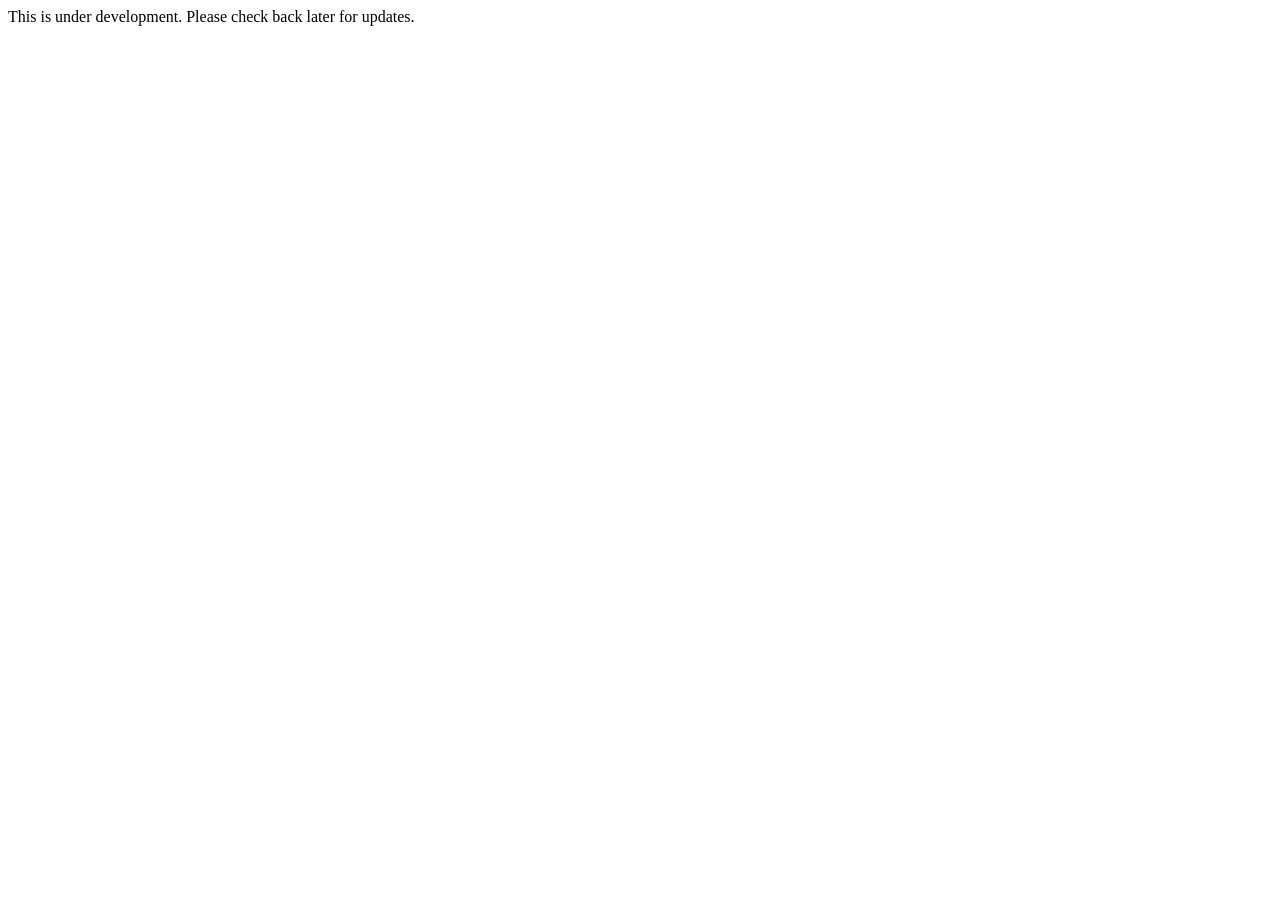
<file: index.html>
<!-- <!DOCTYPE html>
<html>

<head>
    <link rel="stylesheet" href="https://holidayseva.com/UI/Foundation/colors.css">
    <link rel="stylesheet" href="https://holidayseva.com/UI/Forms/calendar/calendar.css">
    <meta name="viewport" content="width=device-width, initial-scale=1.0">
</head>

<body>

    <div id="hs_calendar"></div>

    <script src="https://holidayseva.com/UI/Forms/calendar/public_holiday.js"></script>
    <script src="https://holidayseva.com/UI/Forms/calendar/calendar.js"></script>
    <script>
        const cal = new HolidaysevaCalendar('#hs_calendar', {
            minDate: new Date(),
            onChange: ({ start, end }) => {
                console.log('Check-in:', start);
                console.log('Check-out:', end);
            }
        });
    </script>

</body>

</html> -->
This is under development. Please check back later for updates.
</file>
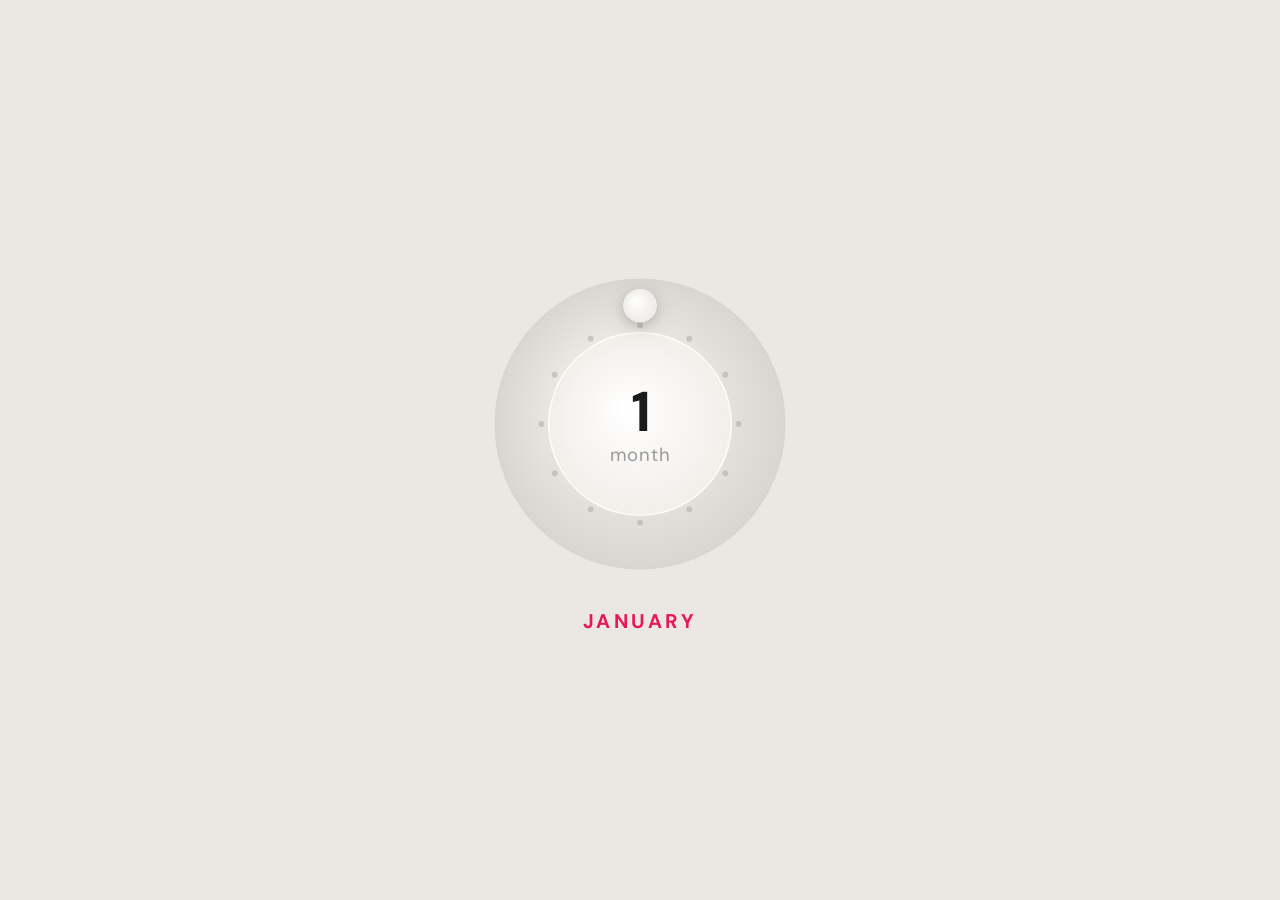
<file: round_slider.html>
<!DOCTYPE html>
<html lang="en">
<head>
<meta charset="UTF-8"/>
<meta name="viewport" content="width=device-width, initial-scale=1.0"/>
<title>Month Slider</title>
<link href="https://fonts.googleapis.com/css2?family=DM+Sans:opsz,wght@9..40,400;9..40,700&display=swap" rel="stylesheet"/>
<style>
  /* ─── Page shell (remove when embedding) ─── */
  html, body {
    margin: 0; padding: 0;
    min-height: 100vh;
    display: flex;
    align-items: center;
    justify-content: center;
    background: #ebe8e3;
    font-family: 'DM Sans', sans-serif;
  }

  /* ══════════════════════════════════════════
     COMPONENT STYLES — self-contained,
     scope everything under .month-slider-root
  ══════════════════════════════════════════ */
  .month-slider-root {
    --ms-size:        320px;   /* overall diameter — override freely */
    --ms-accent:      #E8175A;
    --ms-bg:          #ebe8e3;
    --ms-font:        'DM Sans', sans-serif;

    display: inline-flex;
    flex-direction: column;
    align-items: center;
    gap: 24px;
    font-family: var(--ms-font);
    user-select: none;
    -webkit-user-select: none;
    touch-action: none;
  }

  .month-slider-root .ms-wrap {
    position: relative;
    width: var(--ms-size);
    height: var(--ms-size);
    flex-shrink: 0;
  }

  .month-slider-root canvas {
    display: block;
    cursor: pointer;
    /* no border-radius — canvas is square, ring drawn in JS */
  }

  .month-slider-root .ms-center {
    position: absolute;
    top: 50%; left: 50%;
    transform: translate(-50%, -50%);
    text-align: center;
    pointer-events: none;
    line-height: 1;
  }

  .month-slider-root .ms-num {
    display: inline-block;
    font-size: calc(var(--ms-size) * 0.175);
    font-weight: 700;
    color: #1a1a1a;
    letter-spacing: -0.04em;
    line-height: 1;
    transition: transform 0.18s cubic-bezier(0.34, 1.56, 0.64, 1);
  }
  .month-slider-root .ms-num.pop { transform: scale(1.13); }

  .month-slider-root .ms-sub {
    display: block;
    font-size: calc(var(--ms-size) * 0.058);
    font-weight: 400;
    color: #999;
    letter-spacing: 0.04em;
    margin-top: calc(var(--ms-size) * 0.018);
  }

  .month-slider-root .ms-month {
    font-size: calc(var(--ms-size) * 0.062);
    font-weight: 700;
    letter-spacing: 0.18em;
    color: var(--ms-accent);
    text-transform: uppercase;
    min-height: 1.4em;
    text-align: center;
  }
</style>
</head>
<body>

<!-- ═══════════════════════════════════════════════════
     COMPONENT ROOT  —  drop this anywhere on your page
     Customise via data attributes:
       data-min="1"       minimum value  (default 1)
       data-max="12"      maximum value  (default 12)
       data-value="1"     initial value  (default min)
       data-size="320"    diameter in px (default 320)
═══════════════════════════════════════════════════ -->
<div class="month-slider-root"
     id="mySlider"
     data-min="1"
     data-max="12"
     data-value="1"
     data-size="320">
</div>

<script>
(function () {
  'use strict';

  const MONTHS = ['January','February','March','April','May','June',
                  'July','August','September','October','November','December'];

  /* ─── helper: short-circuit angle wrap ─────────────────
     Returns the angular difference (−π … +π) between two angles
  ──────────────────────────────────────────────────────── */
  function angleDiff(a, b) {
    let d = b - a;
    while (d >  Math.PI) d -= 2 * Math.PI;
    while (d < -Math.PI) d += 2 * Math.PI;
    return d;
  }

  /* ─── mount function — call on any .month-slider-root ── */
  function mountSlider(root) {
    // Read config
    const MIN    = parseInt(root.dataset.min   || '1',   10);
    const MAX    = parseInt(root.dataset.max   || '12',  10);
    const INIT   = parseInt(root.dataset.value || String(MIN), 10);
    const SIZE   = parseInt(root.dataset.size  || '320', 10);
    const STEPS  = MAX - MIN;          // number of intervals

    // Override CSS variable so label sizes scale too
    root.style.setProperty('--ms-size', SIZE + 'px');

    // Build DOM
    root.innerHTML = `
      <div class="ms-wrap">
        <canvas id="ms-canvas-${SIZE}"></canvas>
        <div class="ms-center">
          <span class="ms-num">${INIT}</span>
          <span class="ms-sub">month${INIT !== 1 ? 's' : ''}</span>
        </div>
      </div>
      <div class="ms-month">${MONTHS[INIT - 1] || ''}</div>`;

    const wrap    = root.querySelector('.ms-wrap');
    const canvas  = root.querySelector('canvas');
    const numEl   = root.querySelector('.ms-num');
    const subEl   = root.querySelector('.ms-sub');
    const labelEl = root.querySelector('.ms-month');

    const DPR = window.devicePixelRatio || 1;
    canvas.width        = SIZE * DPR;
    canvas.height       = SIZE * DPR;
    canvas.style.width  = SIZE + 'px';
    canvas.style.height = SIZE + 'px';
    wrap.style.width    = SIZE + 'px';
    wrap.style.height   = SIZE + 'px';

    const ctx = canvas.getContext('2d');
    ctx.scale(DPR, DPR);

    // Layout constants
    const CX       = SIZE / 2;
    const CY       = SIZE / 2;
    const OUTER_R  = SIZE * 0.455;
    const INNER_R  = SIZE * 0.285;
    const TRACK_R  = SIZE * 0.370;
    const TRACK_W  = SIZE * 0.082;
    const HANDLE_R = SIZE * 0.052;
    const DOT_ORB  = SIZE * 0.308;
    const DOT_SZ   = SIZE * 0.009;

    // Arc geometry: 12 o'clock = -π/2, sweep full 360° CW
    // At MAX the handle returns exactly to 12 o'clock (full circle)
    const START_RAD  = -Math.PI / 2;
    const SWEEP_RAD  = 2 * Math.PI;   // 360° — no gap at the top

    function valueToRad(v) {
      return START_RAD + ((v - MIN) / STEPS) * SWEEP_RAD;
    }
    function radToValue(rad) {
      // rel is always 0..SWEEP_RAD (clamped before calling)
      const rel = rad - START_RAD;
      return MIN + Math.round((rel / SWEEP_RAD) * STEPS);
    }

    // ── Haptics ────────────────────────────────────────
    // Android Chrome: vibrate() must be called synchronously inside a
    // user-gesture handler (touchmove counts). We queue a flag and flush
    // it at the top of onMove — which IS the touch handler — so it fires
    // in the same call stack as the gesture, never inside rAF/setTimeout.
    //
    // iOS: no vibrate API. We use a near-silent AudioContext buffer to
    // tickle the Taptic Engine (works when System Haptics is ON).

    let hapticPending  = false;   // flag: fire vibrate on next onMove call
    let audioCtx       = null;
    let audioUnlocked  = false;

    function unlockAudio() {
      if (audioUnlocked) return;
      try {
        audioCtx = new (window.AudioContext || window.webkitAudioContext)();
        // Play a true-silence buffer to mark the context as user-unlocked
        const buf = audioCtx.createBuffer(1, 1, audioCtx.sampleRate);
        const src = audioCtx.createBufferSource();
        src.buffer = buf;
        src.connect(audioCtx.destination);
        src.start(0);
        audioUnlocked = true;
      } catch (_) {}
    }

    function iosTick() {
      if (!audioCtx) return;
      try {
        if (audioCtx.state === 'suspended') audioCtx.resume();
        const buf = audioCtx.createBuffer(1, audioCtx.sampleRate * 0.01, audioCtx.sampleRate);
        const data = buf.getChannelData(0);
        // Very low-amplitude click waveform — inaudible but physically felt
        for (let i = 0; i < data.length; i++) {
          data[i] = (Math.random() * 2 - 1) * 0.003;
        }
        const src = audioCtx.createBufferSource();
        src.buffer = buf;
        src.connect(audioCtx.destination);
        src.start(0);
      } catch (_) {}
    }

    // Called synchronously inside the touch/mouse event handler
    function fireHaptic() {
      // Path 1 — Vibration API (Android Chrome, Firefox Android, Edge Android)
      if (typeof navigator.vibrate === 'function') {
        try {
          navigator.vibrate(10);
        } catch (_) {}
        return;
      }
      // Path 2 — iOS AudioContext Taptic fallback
      iosTick();
    }

    // haptic() sets a flag; onMove flushes it synchronously inside the
    // touch event — the only place vibrate() is guaranteed to work on Android
    function haptic() {
      hapticPending = true;
    }

    // ── State ──────────────────────────────────────────
    let value      = INIT;
    let smoothRad  = valueToRad(INIT);
    let targetRad  = valueToRad(INIT);
    let isDragging = false;
    let rafId      = null;
    let lastValue  = INIT;

    // Accumulator: total angle turned from drag-start, avoids wrap glitches
    let dragStartAngle = 0;   // raw Math.atan2 angle when pointer went down
    let dragStartRad   = valueToRad(INIT); // arc angle at drag start

    // ── Draw helpers ───────────────────────────────────
    function drawRing() {
      const g = ctx.createRadialGradient(
        CX - SIZE*0.08, CY - SIZE*0.10, SIZE*0.04,
        CX, CY, OUTER_R);
      g.addColorStop(0, '#f8f5f1');
      g.addColorStop(1, '#d9d5cf');
      ctx.beginPath();
      ctx.arc(CX, CY, OUTER_R, 0, Math.PI*2);
      ctx.fillStyle = g;
      ctx.fill();

      // Highlight
      ctx.save();
      ctx.shadowColor   = 'rgba(255,255,255,0.95)';
      ctx.shadowBlur    = SIZE * 0.07;
      ctx.shadowOffsetX = -SIZE * 0.025;
      ctx.shadowOffsetY = -SIZE * 0.025;
      ctx.beginPath();
      ctx.arc(CX, CY, OUTER_R - 1, 0, Math.PI*2);
      ctx.strokeStyle = 'rgba(255,255,255,0.01)';
      ctx.lineWidth = 1;
      ctx.stroke();
      ctx.restore();

      // Depth shadow
      ctx.save();
      ctx.shadowColor   = 'rgba(150,140,128,0.5)';
      ctx.shadowBlur    = SIZE * 0.08;
      ctx.shadowOffsetX = SIZE * 0.03;
      ctx.shadowOffsetY = SIZE * 0.03;
      ctx.beginPath();
      ctx.arc(CX, CY, OUTER_R - 1, 0, Math.PI*2);
      ctx.strokeStyle = 'rgba(0,0,0,0.01)';
      ctx.lineWidth = 1;
      ctx.stroke();
      ctx.restore();
    }

    function drawTicks(currentValue) {
      // Total dots = MAX (one per possible month/step position)
      // Dots up to currentValue are lit (accent colour), rest are grey
      const totalDots = MAX;
      for (let i = 0; i < totalDots; i++) {
        // Spread dots evenly around full 360° like a clock face
        const a = (i / totalDots) * Math.PI * 2 - Math.PI / 2;
        const x = CX + Math.cos(a) * DOT_ORB;
        const y = CY + Math.sin(a) * DOT_ORB;

        // Which step does this dot correspond to?
        // dot i=0 → top (month 1 position), i goes CW
        const dotStep = i; // 0-indexed

        ctx.beginPath();
        ctx.arc(x, y, DOT_SZ, 0, Math.PI*2);

        // Light up dots that are "filled" by current value
        const filledCount = currentValue - MIN; // 0-indexed count of filled steps
        const allFilled   = currentValue >= MAX;
        ctx.fillStyle = (allFilled || dotStep < filledCount)
          ? 'rgba(232,23,90,0.35)'
          : 'rgba(165,157,147,0.45)';
        ctx.fill();
      }
    }

    function drawInner() {
      const g = ctx.createRadialGradient(
        CX - SIZE*0.04, CY - SIZE*0.05, SIZE*0.01,
        CX, CY, INNER_R);
      g.addColorStop(0, '#ffffff');
      g.addColorStop(1, '#f2eeea');
      ctx.beginPath();
      ctx.arc(CX, CY, INNER_R, 0, Math.PI*2);
      ctx.fillStyle = g;
      ctx.fill();

      ctx.beginPath();
      ctx.arc(CX, CY, INNER_R, 0, Math.PI*2);
      ctx.strokeStyle = 'rgba(255,255,255,0.85)';
      ctx.lineWidth = SIZE * 0.005;
      ctx.stroke();
    }

    function drawArc(rad, val) {
      if (val <= MIN) return;

      const isFullCircle = (val >= MAX);

      function strokeArc(lineWidth, style, blur) {
        ctx.save();
        ctx.lineCap    = 'round';
        ctx.lineWidth  = lineWidth;
        ctx.strokeStyle = style;
        if (blur) ctx.filter = `blur(${blur}px)`;
        ctx.beginPath();
        if (isFullCircle) {
          // Full circle — arc() with same start/end draws nothing, use 0→2π
          ctx.arc(CX, CY, TRACK_R, 0, Math.PI * 2, false);
        } else {
          ctx.arc(CX, CY, TRACK_R, START_RAD, rad, false);
        }
        ctx.stroke();
        ctx.restore();
      }

      // Glow pass
      strokeArc(TRACK_W * 1.8, 'rgba(232,23,90,0.22)', SIZE * 0.022);

      // Gradient for solid arc
      const sx = CX + Math.cos(START_RAD) * TRACK_R;
      const sy = CY + Math.sin(START_RAD) * TRACK_R;
      const ex = isFullCircle
        ? CX + Math.cos(START_RAD - 0.001) * TRACK_R   // near-full circle endpoint
        : CX + Math.cos(rad) * TRACK_R;
      const ey = isFullCircle
        ? CY + Math.sin(START_RAD - 0.001) * TRACK_R
        : CY + Math.sin(rad) * TRACK_R;

      const ag = ctx.createLinearGradient(sx, sy, ex, ey);
      ag.addColorStop(0, '#FF6090');
      ag.addColorStop(1, '#C8114A');

      strokeArc(TRACK_W, ag, null);
    }

    function drawHandle(rad, val) {
      // At MAX (full circle) the handle sits exactly at 12 o'clock
      const displayRad = (val >= MAX) ? START_RAD : rad;
      const hx = CX + Math.cos(displayRad) * TRACK_R;
      const hy = CY + Math.sin(displayRad) * TRACK_R;

      ctx.save();
      ctx.shadowColor   = 'rgba(0,0,0,0.22)';
      ctx.shadowBlur    = SIZE * 0.045;
      ctx.shadowOffsetY = SIZE * 0.012;
      ctx.beginPath();
      ctx.arc(hx, hy, HANDLE_R, 0, Math.PI*2);
      ctx.fillStyle = '#fff';
      ctx.fill();
      ctx.restore();

      const hg = ctx.createRadialGradient(
        hx - HANDLE_R*0.28, hy - HANDLE_R*0.32, HANDLE_R*0.04,
        hx, hy, HANDLE_R);
      hg.addColorStop(0, '#ffffff');
      hg.addColorStop(1, '#eeebe8');
      ctx.beginPath();
      ctx.arc(hx, hy, HANDLE_R, 0, Math.PI*2);
      ctx.fillStyle = hg;
      ctx.fill();
    }

    function draw(rad, val) {
      ctx.clearRect(0, 0, SIZE, SIZE);
      drawRing();
      drawTicks(val);
      drawInner();
      drawArc(rad, val);
      drawHandle(rad, val);
    }

    // ── Animation ──────────────────────────────────────
    function lerp(a, b, t) { return a + (b - a) * t; }

    function tick() {
      const diff = targetRad - smoothRad;
      if (Math.abs(diff) < 0.0006) {
        smoothRad = targetRad;
        draw(smoothRad, value);
        rafId = null;
        return;
      }
      smoothRad = lerp(smoothRad, targetRad, isDragging ? 0.40 : 0.18);
      draw(smoothRad, value);
      rafId = requestAnimationFrame(tick);
    }

    function kick() {
      if (!rafId) rafId = requestAnimationFrame(tick);
    }

    // ── Value commit ───────────────────────────────────
    function commitRad(newRad) {
      // Hard clamp — NEVER outside [START_RAD, START_RAD + SWEEP_RAD]
      newRad = Math.max(START_RAD, Math.min(START_RAD + SWEEP_RAD, newRad));
      targetRad = newRad;

      const v = radToValue(newRad);
      const clamped = Math.max(MIN, Math.min(MAX, v));
      if (clamped !== lastValue) {
        lastValue = clamped;
        value = clamped;
        numEl.textContent  = clamped;
        subEl.textContent  = 'month' + (clamped !== 1 ? 's' : '');
        labelEl.textContent = MONTHS[clamped - 1] || '';

        haptic();

        numEl.classList.remove('pop');
        requestAnimationFrame(() => numEl.classList.add('pop'));
        setTimeout(() => numEl.classList.remove('pop'), 200);
      }
      kick();
    }

    // ── Pointer helpers ────────────────────────────────
    function rawAngle(e) {
      const rect = canvas.getBoundingClientRect();
      const pt   = e.touches ? e.touches[0] : e;
      return Math.atan2(
        pt.clientY - rect.top  - SIZE/2,
        pt.clientX - rect.left - SIZE/2
      ); // range −π … +π
    }

    // ── Pointer events ─────────────────────────────────
    function onStart(e) {
      isDragging     = true;
      dragStartAngle = rawAngle(e);
      dragStartRad   = targetRad;
      unlockAudio();        // must happen inside a gesture for iOS AudioContext
      e.preventDefault();
    }

    function onMove(e) {
      if (!isDragging) return;
      e.preventDefault();

      // ▶ Flush haptic HERE — synchronously inside the touch handler.
      //   navigator.vibrate() is silently ignored if called from rAF or
      //   setTimeout on Android Chrome (user-gesture restriction).
      if (hapticPending) {
        fireHaptic();
        hapticPending = false;
      }

      const currentAngle = rawAngle(e);
      const delta        = angleDiff(dragStartAngle, currentAngle);
      const newRad       = dragStartRad + delta;
      commitRad(newRad);
    }

    function onEnd() { isDragging = false; }

    canvas.addEventListener('mousedown',  onStart);
    canvas.addEventListener('touchstart', onStart, { passive: false });
    window.addEventListener('mousemove',  onMove);
    window.addEventListener('touchmove',  onMove,  { passive: false });
    window.addEventListener('mouseup',    onEnd);
    window.addEventListener('touchend',   onEnd);

    // Initial render
    draw(smoothRad, value);
  }

  // ── Auto-mount all roots on page ──────────────────────
  document.querySelectorAll('.month-slider-root').forEach(mountSlider);
})();
</script>
</body>
</html>
</file>
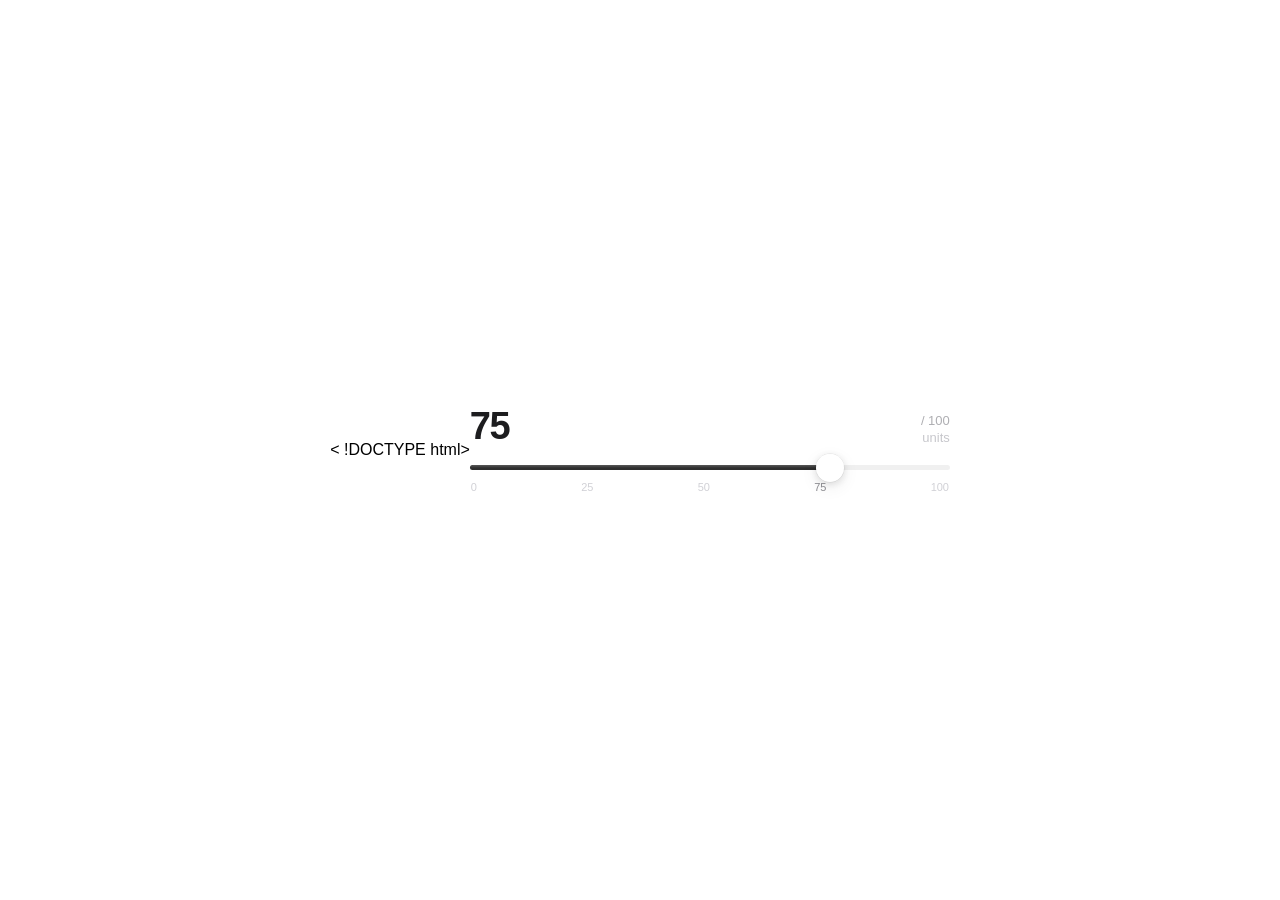
<file: design_guidelines/Atom/slider/slider.html>
< !DOCTYPE html>
    <html lang="en">

    <head>
        <meta charset="UTF-8">
        <meta name="viewport" content="width=device-width, initial-scale=1.0">
        <title>Slider</title>
        <style>
            *,
            *::before,
            *::after {
                box-sizing: border-box;
                margin: 0;
                padding: 0;
            }

            body {
                min-height: 100vh;
                display: flex;
                align-items: center;
                justify-content: center;
                background: #fff;
                font-family: -apple-system, 'SF Pro Text', sans-serif;
                padding: 24px;
            }

            .wrap {
                width: 100%;
                max-width: 480px;
            }

            /* ── VALUES ── */
            .values-row {
                display: flex;
                justify-content: space-between;
                align-items: flex-end;
                margin-bottom: 20px;
            }

            .val-current {
                font-size: 38px;
                font-weight: 600;
                letter-spacing: -1.5px;
                color: #1d1d1f;
                line-height: 1;
                font-variant-numeric: tabular-nums;
            }

            .val-meta {
                display: flex;
                flex-direction: column;
                align-items: flex-end;
                gap: 2px;
            }

            .val-max {
                font-size: 13px;
                color: #aeaeb2;
                font-variant-numeric: tabular-nums;
            }

            .val-unit {
                font-size: 13px;
                color: #c7c7cc;
            }

            /* ── TRACK ── */
            .track {
                position: relative;
                cursor: pointer;
                user-select: none;
                -webkit-user-select: none;
                padding: 22px 0;
                margin: -22px 0;
            }

            .track-inner {
                position: relative;
                height: 5px;
                border-radius: 3px;
                background: rgba(0, 0, 0, 0.06);
            }

            /* ── FILL ── */
            .fill {
                position: absolute;
                top: 0;
                left: 0;
                bottom: 0;
                border-radius: 3px;
                pointer-events: none;
                background: rgba(20, 20, 20, 0.88);
                overflow: hidden;
            }

            .fill::after {
                content: '';
                position: absolute;
                top: 0;
                left: 0;
                right: 0;
                height: 50%;
                border-radius: 3px 3px 0 0;
                background: linear-gradient(180deg, rgba(255, 255, 255, 0.20) 0%, transparent 100%);
            }

            /* ── THUMB ── */
            .thumb {
                position: absolute;
                top: 50%;
                width: 28px;
                height: 28px;
                border-radius: 50%;
                transform: translate(-50%, -50%);
                cursor: grab;
                z-index: 2;
                background: #ffffff;

                /* resting — clean lift, no border */
                box-shadow:
                    0 0 0 0.5px rgba(0, 0, 0, 0.09),
                    0 2px 8px rgba(0, 0, 0, 0.13),
                    0 5px 18px rgba(0, 0, 0, 0.07),
                    inset 0 1.5px 0 rgba(255, 255, 255, 1);

                transition: box-shadow 0.2s ease;
                will-change: left;
            }

            /* ── PRESSED — just slightly deeper shadow, stays circle ── */
            .thumb.dragging {
                cursor: grabbing;
                box-shadow:
                    0 0 0 0.5px rgba(0, 0, 0, 0.10),
                    0 4px 14px rgba(0, 0, 0, 0.18),
                    0 8px 28px rgba(0, 0, 0, 0.10),
                    inset 0 1.5px 0 rgba(255, 255, 255, 1);
            }

            /* ── TICKS ── */
            .ticks {
                display: flex;
                justify-content: space-between;
                margin-top: 11px;
                padding: 0 1px;
            }

            .tick-lbl {
                font-size: 11px;
                color: #d1d1d6;
                font-variant-numeric: tabular-nums;
                letter-spacing: -0.1px;
                transition: color 0.25s, font-weight 0.25s;
            }

            .tick-lbl.near {
                color: #8e8e93;
                font-weight: 500;
            }
        </style>
    </head>

    <body>
        <div class="wrap">
            <div class="values-row">
                <div class="val-current" id="valCurrent">75</div>
                <div class="val-meta">
                    <div class="val-max">/ 100</div>
                    <div class="val-unit">units</div>
                </div>
            </div>
            <div class="track" id="track">
                <div class="track-inner" id="trackInner">
                    <div class="fill" id="fill"></div>
                    <div class="thumb" id="thumb"></div>
                </div>
            </div>
            <div class="ticks" id="ticks"></div>
        </div>
        <script>const trackInner = document.getElementById('trackInner');
            const track = document.getElementById('track');
            const thumb = document.getElementById('thumb');
            const fill = document.getElementById('fill');
            const valCurrent = document.getElementById('valCurrent');
            const ticksEl = document.getElementById('ticks');

            [0,
                25,
                50,
                75,
                100].forEach(v => {
                    const s = document.createElement('span');
                    s.className = 'tick-lbl';
                    s.textContent = v;
                    s.dataset.val = v;
                    ticksEl.appendChild(s);
                });

            let value = 75;
            let dragging = false;
            let lastHapticV = 75;

            function haptic(strong) {
                if (navigator.vibrate) navigator.vibrate(strong ? 22 : 9);

                try {
                    const ac = new (window.AudioContext || window.webkitAudioContext)();
                    const buf = ac.createBuffer(1, 1, 22050);
                    const src = ac.createBufferSource();
                    src.buffer = buf;
                    src.connect(ac.destination);
                    src.start(0);
                    setTimeout(() => ac.close(), 80);
                }

                catch (_) { }
            }

            function updateTicks(v) {
                ticksEl.querySelectorAll('.tick-lbl').forEach(el => {
                    el.classList.toggle('near', Math.abs(parseInt(el.dataset.val) - v) <= 12);
                });
            }

            function set(v, fromDrag) {
                value = Math.max(0, Math.min(100, v));
                thumb.style.left = value + '%';
                fill.style.width = value + '%';
                valCurrent.textContent = Math.round(value);
                updateTicks(value);

                if (fromDrag) {
                    const snap = Math.round(value / 5) * 5;
                    const last = Math.round(lastHapticV / 5) * 5;

                    if (snap !== last) {
                        haptic(snap === 0 || snap === 100);
                        lastHapticV = value;
                    }
                }
            }

            function toVal(clientX) {
                const r = trackInner.getBoundingClientRect();
                return ((clientX - r.left) / r.width) * 100;
            }

            function press() {
                dragging = true;
                thumb.classList.remove('pop');
                thumb.classList.add('dragging');
                haptic(false);
            }

            function release() {
                if (!dragging) return;
                dragging = false;
                thumb.classList.remove('dragging');
                haptic(true);
            }

            set(value);

            thumb.addEventListener('mousedown', e => {
                press(); e.preventDefault();
            });

            document.addEventListener('mousemove', e => {
                if (dragging) set(toVal(e.clientX), true);
            });
            document.addEventListener('mouseup', release);

            track.addEventListener('click', e => {
                if (e.target === thumb) return;
                set(toVal(e.clientX));
                haptic(false);
            });

            thumb.addEventListener('touchstart', () => press(), {
                passive: true
            });

            document.addEventListener('touchmove', e => {
                if (dragging) set(toVal(e.touches[0].clientX), true);
            }

                , {
                    passive: true
                });
            document.addEventListener('touchend', release);

            track.setAttribute('tabindex', '0');

            track.addEventListener('keydown', e => {
                const step = e.shiftKey ? 10 : 1;

                if (e.key === 'ArrowRight' || e.key === 'ArrowUp') {
                    set(value + step); haptic(false);
                }

                if (e.key === 'ArrowLeft' || e.key === 'ArrowDown') {
                    set(value - step); haptic(false);
                }
            });
        </script>
    </body>

    </html>
</file>
